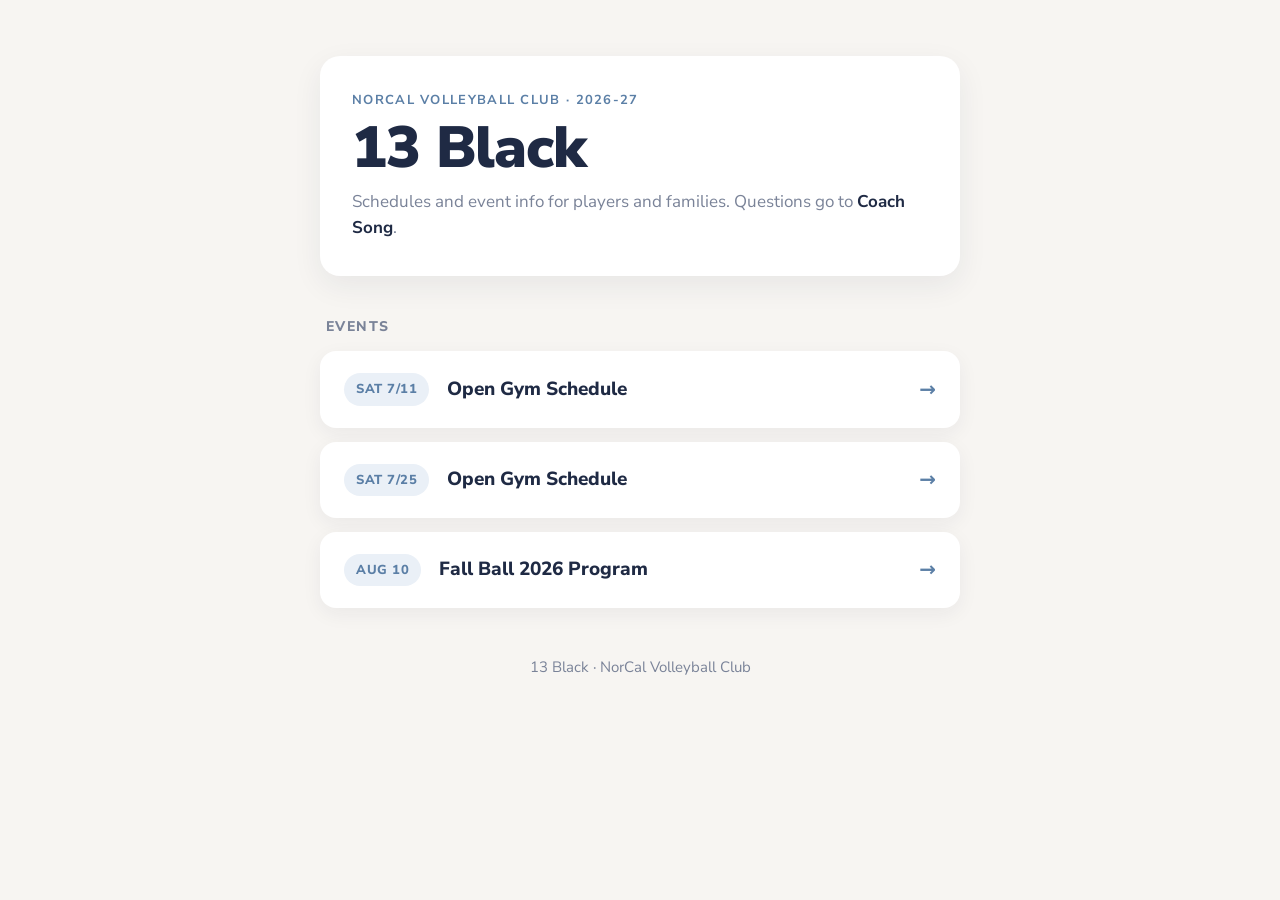
<file: index.html>
<!DOCTYPE html>
<html lang="en">
<head>
<meta charset="UTF-8">
<meta name="viewport" content="width=device-width, initial-scale=1">
<title>13 Black | NorCal Volleyball Club</title>
<link rel="icon" href="data:image/svg+xml,<svg xmlns=%22http://www.w3.org/2000/svg%22 viewBox=%220 0 100 100%22><text y=%22.9em%22 font-size=%2290%22>🏐</text></svg>">
<link rel="preconnect" href="https://fonts.googleapis.com">
<link rel="preconnect" href="https://fonts.gstatic.com" crossorigin>
<link href="https://fonts.googleapis.com/css2?family=Nunito+Sans:opsz,wght@6..12,400;6..12,700;6..12,800;6..12,900&display=swap" rel="stylesheet">
<link rel="stylesheet" href="styles.css">
</head>
<body>
<main class="wrap">
  <div class="hero">
    <p class="eyebrow">NorCal Volleyball Club · 2026-27</p>
    <h1>13 Black</h1>
    <p class="sub">Schedules and event info for players and families. Questions go to <strong>Coach Song</strong>.</p>
  </div>

  <h2>Events</h2>
  <a class="event" href="open-gym-7-11.html">
    <span class="chip">SAT 7/11</span>
    <span class="name">Open Gym Schedule</span>
    <span class="go">&rarr;</span>
  </a>
  <a class="event" href="open-gym-7-25.html">
    <span class="chip">SAT 7/25</span>
    <span class="name">Open Gym Schedule</span>
    <span class="go">&rarr;</span>
  </a>
  <a class="event" href="fall-ball-2026.html">
    <span class="chip">AUG 10</span>
    <span class="name">Fall Ball 2026 Program</span>
    <span class="go">&rarr;</span>
  </a>

  <p class="footer">13 Black &middot; NorCal Volleyball Club</p>
</main>
</body>
</html>
</file>
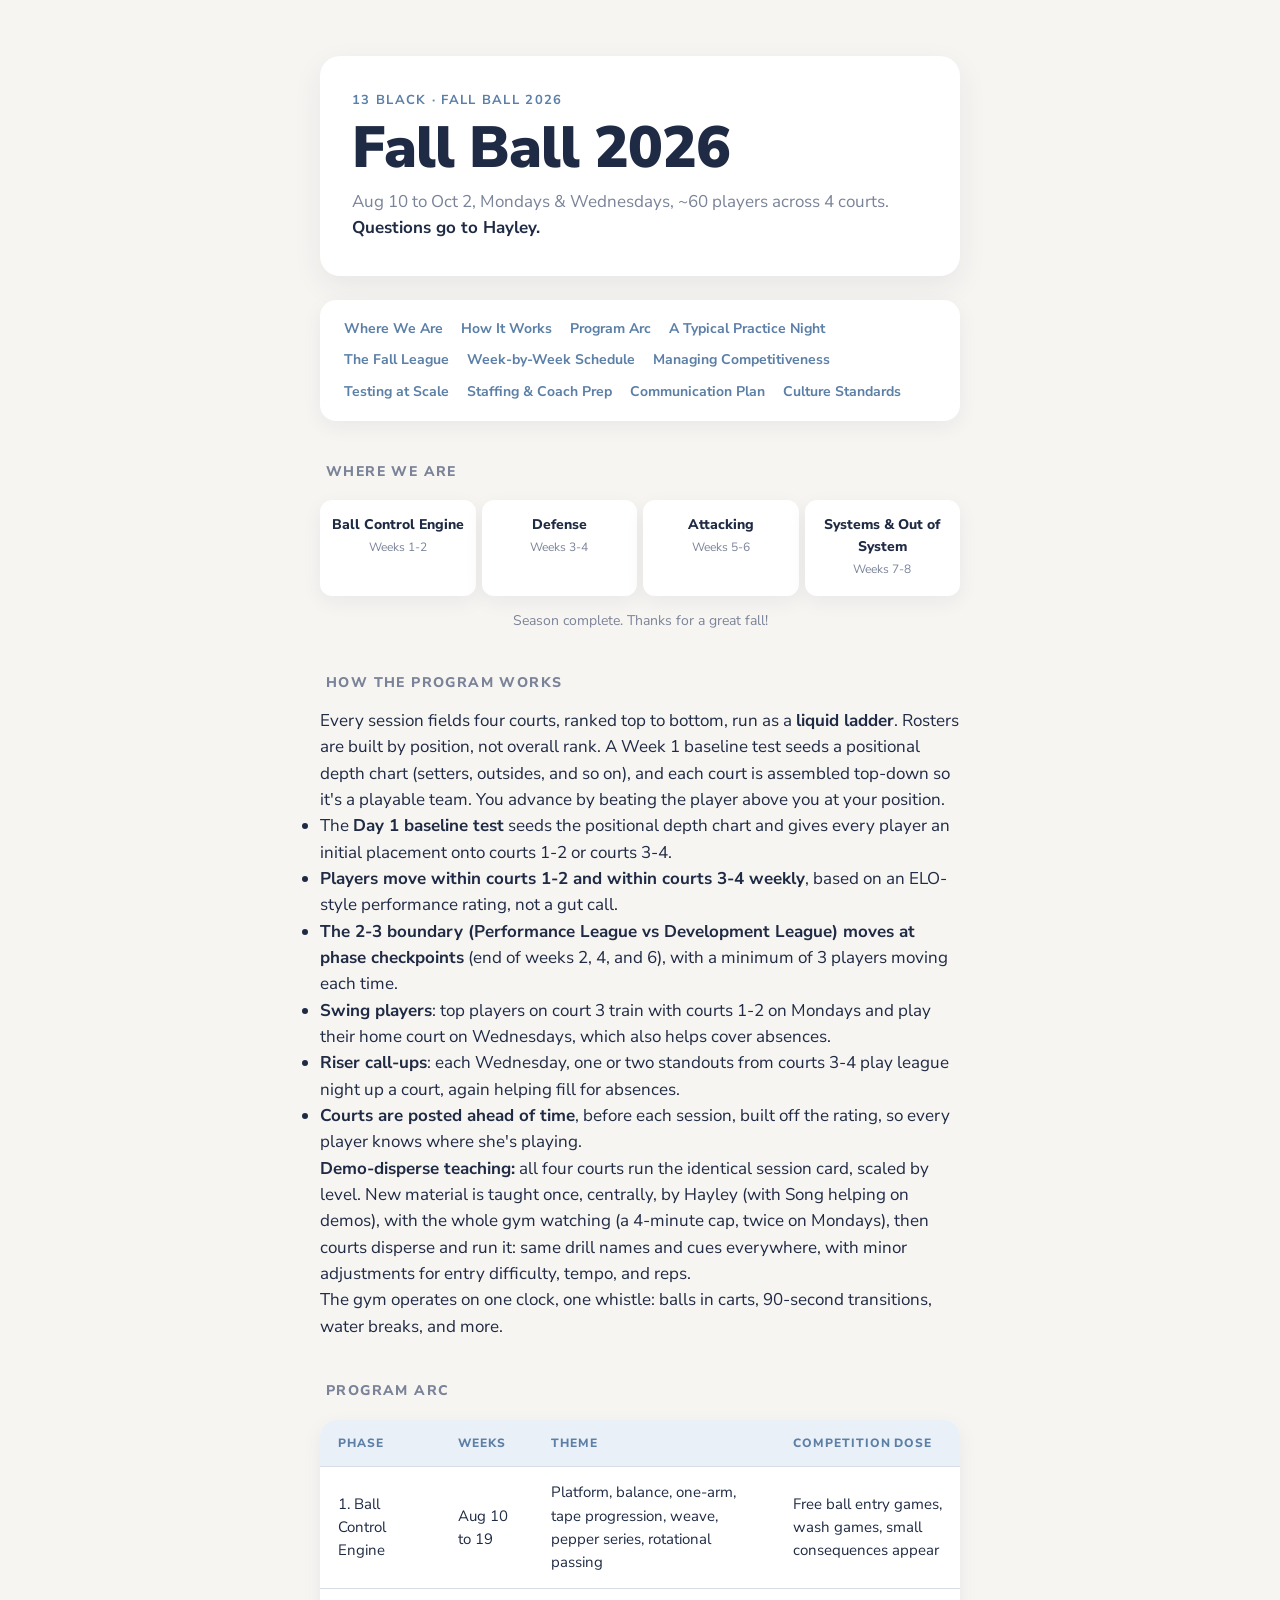
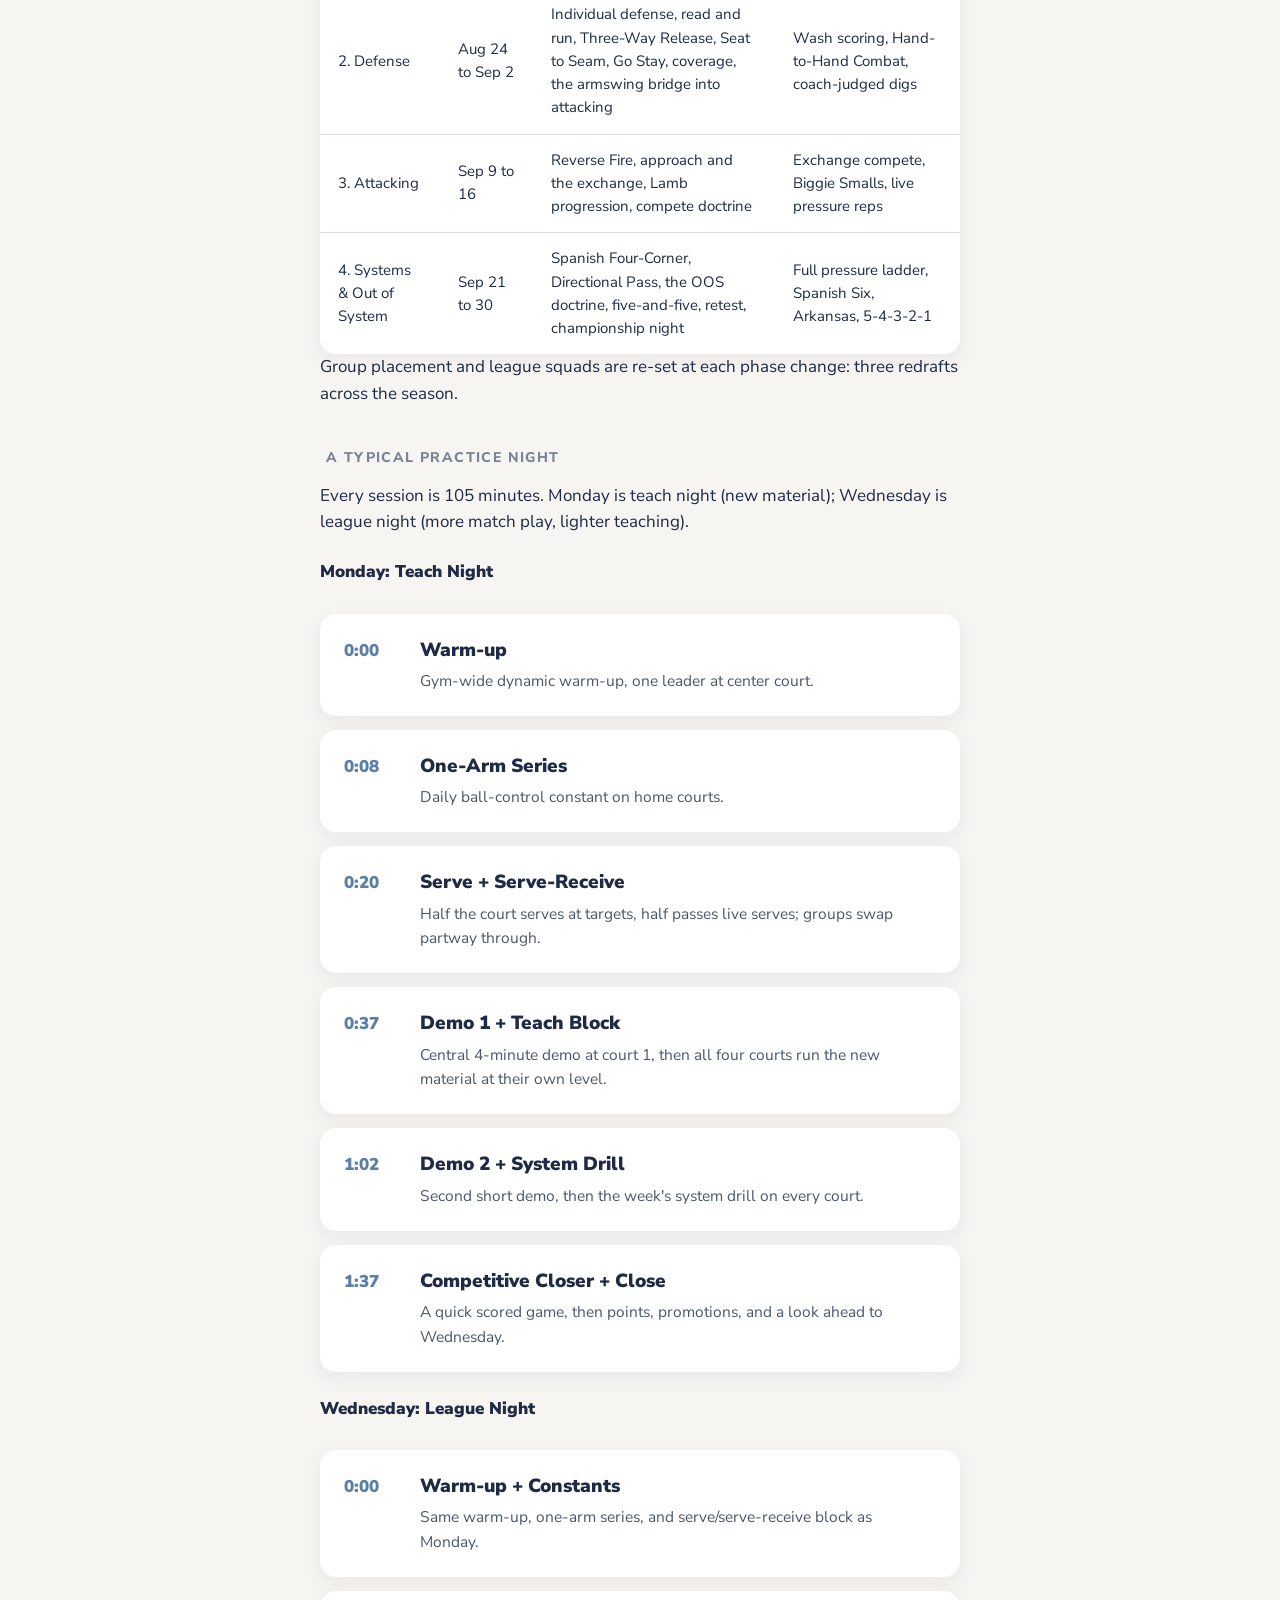
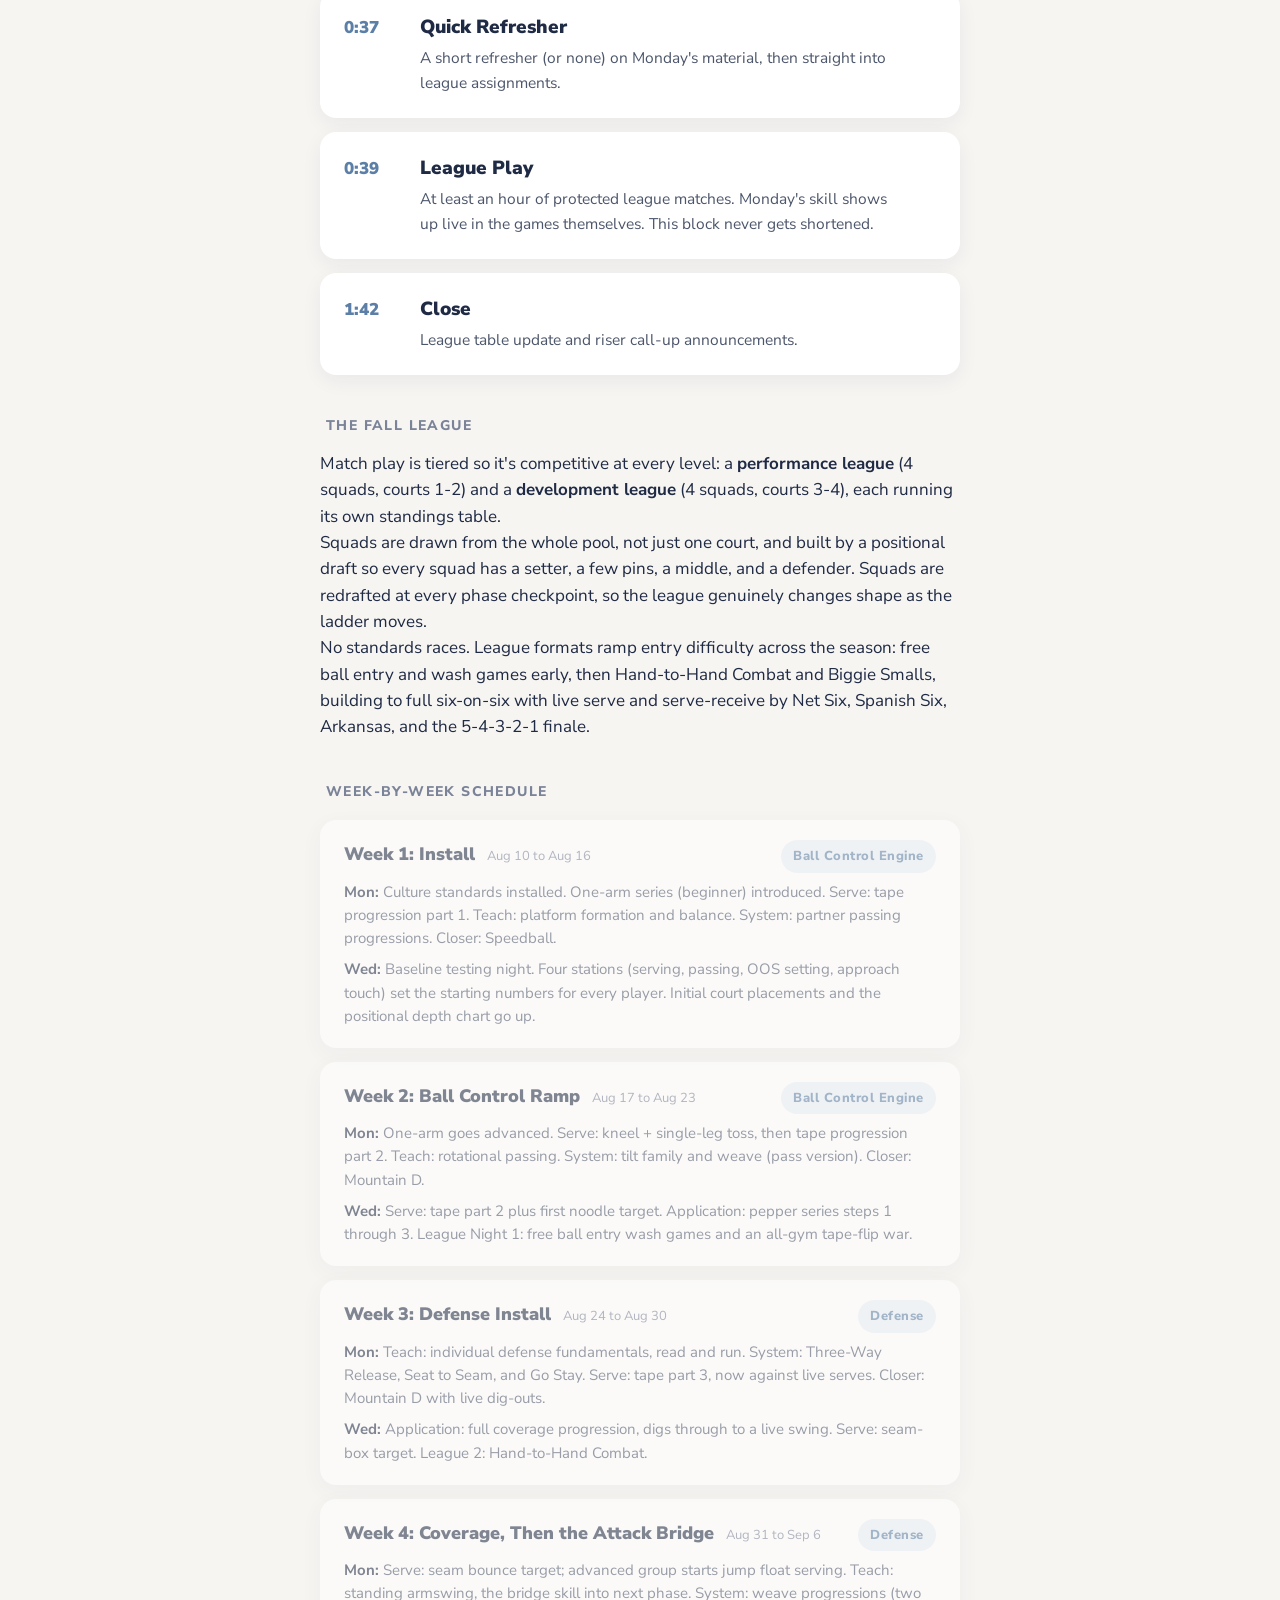
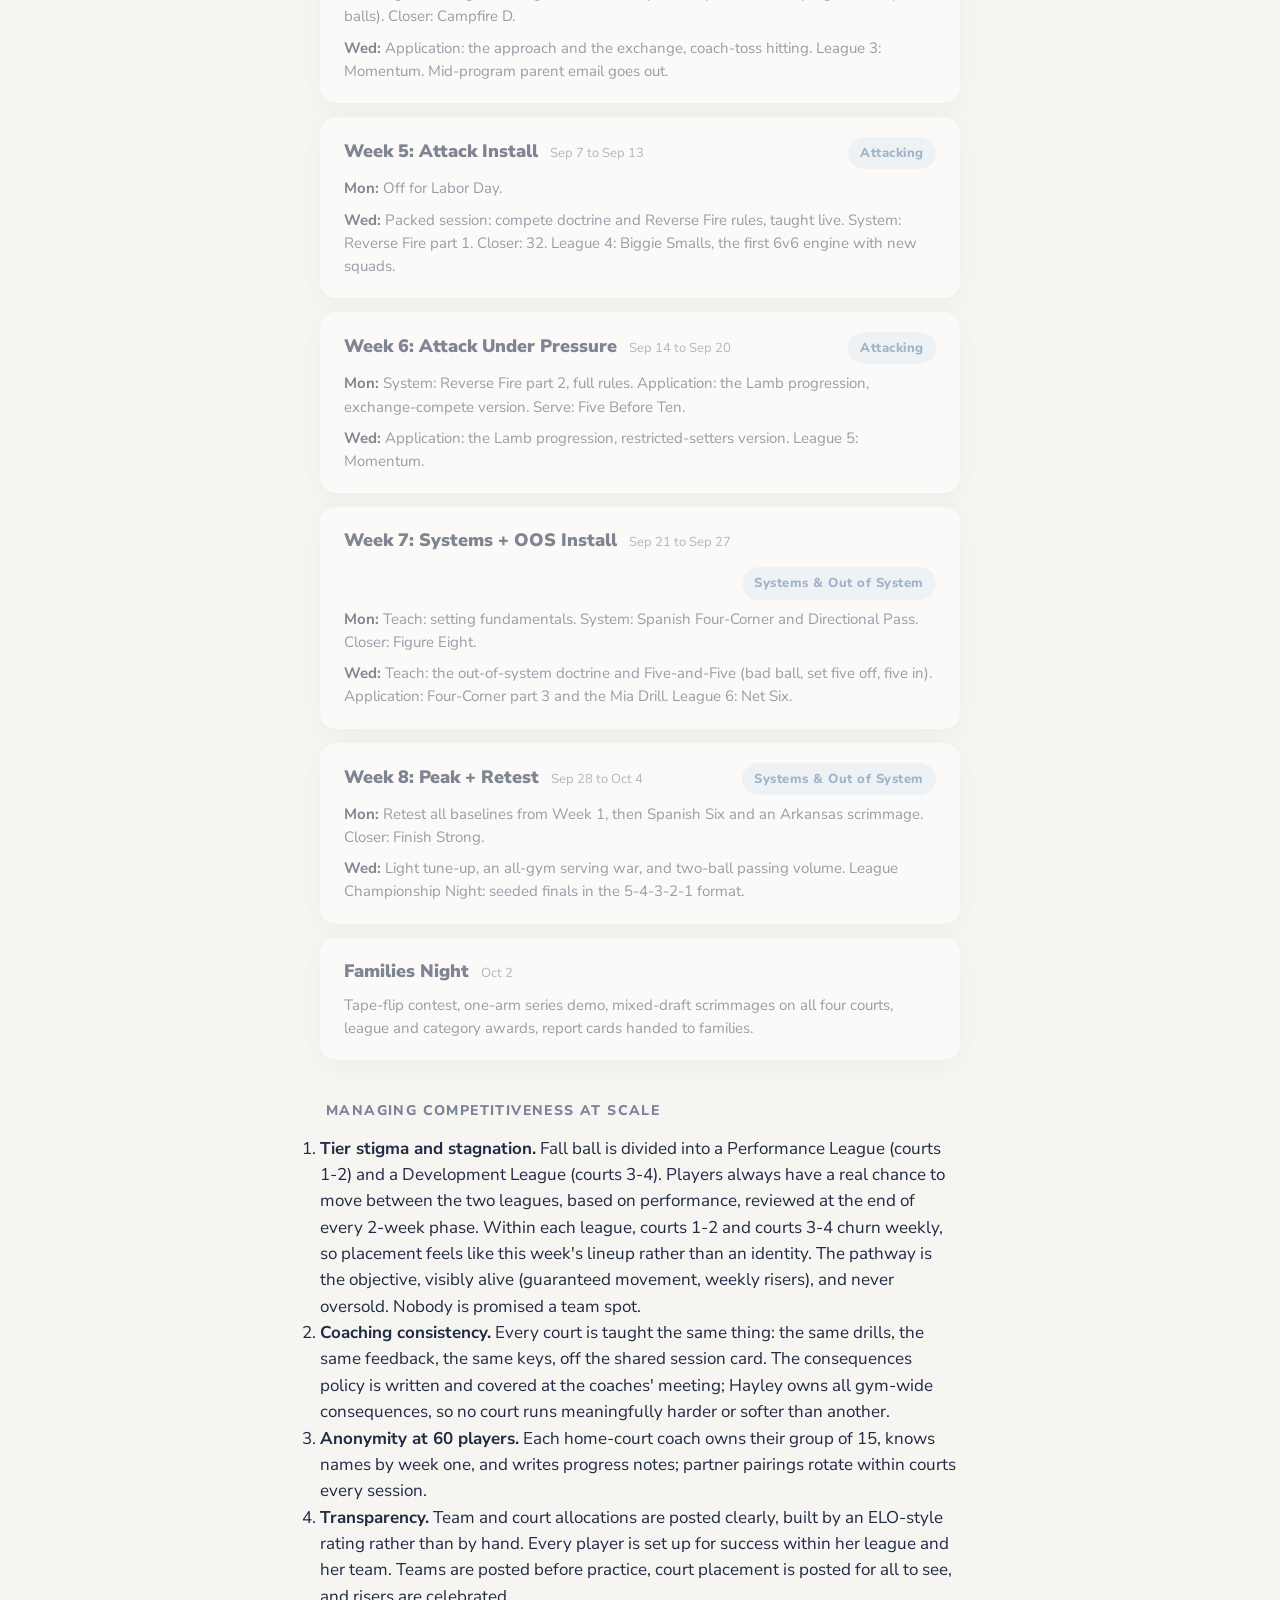
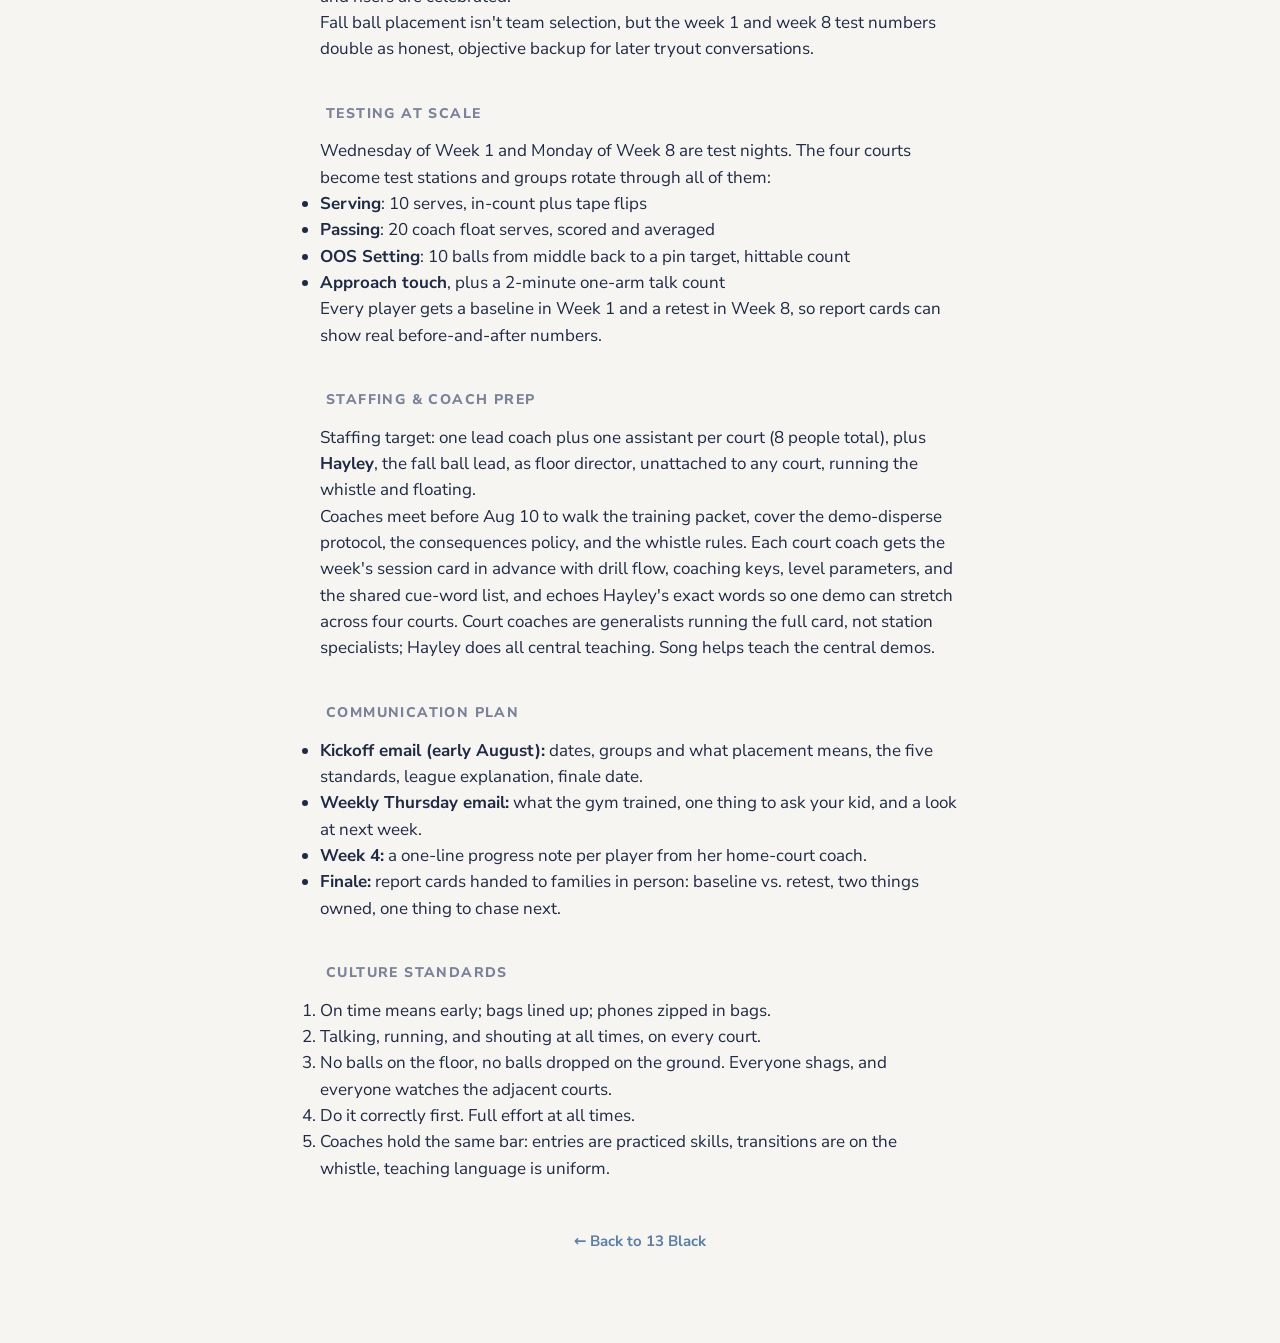
<file: fall-ball-2026.html>
<!DOCTYPE html>
<html lang="en">
<head>
<meta charset="UTF-8">
<meta name="viewport" content="width=device-width, initial-scale=1">
<title>Fall Ball 2026 | 13 Black</title>
<link rel="icon" href="data:image/svg+xml,<svg xmlns=%22http://www.w3.org/2000/svg%22 viewBox=%220 0 100 100%22><text y=%22.9em%22 font-size=%2290%22>🏐</text></svg>">
<link rel="preconnect" href="https://fonts.googleapis.com">
<link rel="preconnect" href="https://fonts.gstatic.com" crossorigin>
<link href="https://fonts.googleapis.com/css2?family=Nunito+Sans:opsz,wght@6..12,400;6..12,700;6..12,800;6..12,900&display=swap" rel="stylesheet">
<link rel="stylesheet" href="styles.css">
</head>
<body>
<main class="wrap">
  <div class="hero">
    <p class="eyebrow"><a href="index.html">13 Black</a> &middot; Fall Ball 2026</p>
    <h1>Fall Ball 2026</h1>
    <p class="sub">Aug 10 to Oct 2, Mondays &amp; Wednesdays, ~60 players across 4 courts. <strong>Questions go to Hayley.</strong></p>
  </div>

  <nav class="toc" id="toc">
    <a href="#phase-timeline-section">Where We Are</a>
    <a href="#how-it-works">How It Works</a>
    <a href="#program-arc">Program Arc</a>
    <a href="#practice-night">A Typical Practice Night</a>
    <a href="#fall-league">The Fall League</a>
    <a href="#week-schedule">Week-by-Week Schedule</a>
    <a href="#competitiveness">Managing Competitiveness</a>
    <a href="#testing">Testing at Scale</a>
    <a href="#staffing">Staffing &amp; Coach Prep</a>
    <a href="#communication">Communication Plan</a>
    <a href="#culture">Culture Standards</a>
  </nav>

  <section id="phase-timeline-section">
    <h2>Where We Are</h2>
    <div class="timeline" id="phase-timeline"></div>
    <p class="timeline-note" id="timeline-note"></p>
  </section>

  <section id="how-it-works">
    <h2>How the Program Works</h2>
    <p>Every session fields four courts, ranked top to bottom, run as a <strong>liquid ladder</strong>. Rosters are built by position, not overall rank. A Week 1 baseline test seeds a positional depth chart (setters, outsides, and so on), and each court is assembled top-down so it's a playable team. You advance by beating the player above you at your position.</p>
    <ul>
      <li>The <strong>Day 1 baseline test</strong> seeds the positional depth chart and gives every player an initial placement onto courts 1-2 or courts 3-4.</li>
      <li><strong>Players move within courts 1-2 and within courts 3-4 weekly</strong>, based on an ELO-style performance rating, not a gut call.</li>
      <li><strong>The 2-3 boundary (Performance League vs Development League) moves at phase checkpoints</strong> (end of weeks 2, 4, and 6), with a minimum of 3 players moving each time.</li>
      <li><strong>Swing players</strong>: top players on court 3 train with courts 1-2 on Mondays and play their home court on Wednesdays, which also helps cover absences.</li>
      <li><strong>Riser call-ups</strong>: each Wednesday, one or two standouts from courts 3-4 play league night up a court, again helping fill for absences.</li>
      <li><strong>Courts are posted ahead of time</strong>, before each session, built off the rating, so every player knows where she's playing.</li>
    </ul>
    <p><strong>Demo-disperse teaching:</strong> all four courts run the identical session card, scaled by level. New material is taught once, centrally, by Hayley (with Song helping on demos), with the whole gym watching (a 4-minute cap, twice on Mondays), then courts disperse and run it: same drill names and cues everywhere, with minor adjustments for entry difficulty, tempo, and reps.</p>
    <p>The gym operates on one clock, one whistle: balls in carts, 90-second transitions, water breaks, and more.</p>
  </section>

  <section id="program-arc">
    <h2>Program Arc</h2>
    <table class="arc">
      <thead>
        <tr><th>Phase</th><th>Weeks</th><th>Theme</th><th>Competition Dose</th></tr>
      </thead>
      <tbody>
        <tr><td>1. Ball Control Engine</td><td>Aug 10 to 19</td><td>Platform, balance, one-arm, tape progression, weave, pepper series, rotational passing</td><td>Free ball entry games, wash games, small consequences appear</td></tr>
        <tr><td>2. Defense</td><td>Aug 24 to Sep 2</td><td>Individual defense, read and run, Three-Way Release, Seat to Seam, Go Stay, coverage, the armswing bridge into attacking</td><td>Wash scoring, Hand-to-Hand Combat, coach-judged digs</td></tr>
        <tr><td>3. Attacking</td><td>Sep 9 to 16</td><td>Reverse Fire, approach and the exchange, Lamb progression, compete doctrine</td><td>Exchange compete, Biggie Smalls, live pressure reps</td></tr>
        <tr><td>4. Systems &amp; Out of System</td><td>Sep 21 to 30</td><td>Spanish Four-Corner, Directional Pass, the OOS doctrine, five-and-five, retest, championship night</td><td>Full pressure ladder, Spanish Six, Arkansas, 5-4-3-2-1</td></tr>
      </tbody>
    </table>
    <p>Group placement and league squads are re-set at each phase change: three redrafts across the season.</p>
  </section>

  <section id="practice-night">
    <h2>A Typical Practice Night</h2>
    <p>Every session is 105 minutes. Monday is teach night (new material); Wednesday is league night (more match play, lighter teaching).</p>
    <h3 class="night-heading">Monday: Teach Night</h3>
    <div class="blocks">
      <div class="block"><div class="time">0:00</div><div><h3>Warm-up</h3><p>Gym-wide dynamic warm-up, one leader at center court.</p></div></div>
      <div class="block"><div class="time">0:08</div><div><h3>One-Arm Series</h3><p>Daily ball-control constant on home courts.</p></div></div>
      <div class="block"><div class="time">0:20</div><div><h3>Serve + Serve-Receive</h3><p>Half the court serves at targets, half passes live serves; groups swap partway through.</p></div></div>
      <div class="block"><div class="time">0:37</div><div><h3>Demo 1 + Teach Block</h3><p>Central 4-minute demo at court 1, then all four courts run the new material at their own level.</p></div></div>
      <div class="block"><div class="time">1:02</div><div><h3>Demo 2 + System Drill</h3><p>Second short demo, then the week's system drill on every court.</p></div></div>
      <div class="block"><div class="time">1:37</div><div><h3>Competitive Closer + Close</h3><p>A quick scored game, then points, promotions, and a look ahead to Wednesday.</p></div></div>
    </div>
    <h3 class="night-heading">Wednesday: League Night</h3>
    <div class="blocks">
      <div class="block"><div class="time">0:00</div><div><h3>Warm-up + Constants</h3><p>Same warm-up, one-arm series, and serve/serve-receive block as Monday.</p></div></div>
      <div class="block"><div class="time">0:37</div><div><h3>Quick Refresher</h3><p>A short refresher (or none) on Monday's material, then straight into league assignments.</p></div></div>
      <div class="block"><div class="time">0:39</div><div><h3>League Play</h3><p>At least an hour of protected league matches. Monday's skill shows up live in the games themselves. This block never gets shortened.</p></div></div>
      <div class="block"><div class="time">1:42</div><div><h3>Close</h3><p>League table update and riser call-up announcements.</p></div></div>
    </div>
  </section>

  <section id="fall-league">
    <h2>The Fall League</h2>
    <p>Match play is tiered so it's competitive at every level: a <strong>performance league</strong> (4 squads, courts 1-2) and a <strong>development league</strong> (4 squads, courts 3-4), each running its own standings table.</p>
    <p>Squads are drawn from the whole pool, not just one court, and built by a positional draft so every squad has a setter, a few pins, a middle, and a defender. Squads are redrafted at every phase checkpoint, so the league genuinely changes shape as the ladder moves.</p>
    <p>No standards races. League formats ramp entry difficulty across the season: free ball entry and wash games early, then Hand-to-Hand Combat and Biggie Smalls, building to full six-on-six with live serve and serve-receive by Net Six, Spanish Six, Arkansas, and the 5-4-3-2-1 finale.</p>
  </section>

  <section id="week-schedule">
    <h2>Week-by-Week Schedule</h2>
    <div class="week-list" id="week-list"></div>
  </section>

  <section id="competitiveness">
    <h2>Managing Competitiveness at Scale</h2>
    <ol>
      <li><strong>Tier stigma and stagnation.</strong> Fall ball is divided into a Performance League (courts 1-2) and a Development League (courts 3-4). Players always have a real chance to move between the two leagues, based on performance, reviewed at the end of every 2-week phase. Within each league, courts 1-2 and courts 3-4 churn weekly, so placement feels like this week's lineup rather than an identity. The pathway is the objective, visibly alive (guaranteed movement, weekly risers), and never oversold. Nobody is promised a team spot.</li>
      <li><strong>Coaching consistency.</strong> Every court is taught the same thing: the same drills, the same feedback, the same keys, off the shared session card. The consequences policy is written and covered at the coaches' meeting; Hayley owns all gym-wide consequences, so no court runs meaningfully harder or softer than another.</li>
      <li><strong>Anonymity at 60 players.</strong> Each home-court coach owns their group of 15, knows names by week one, and writes progress notes; partner pairings rotate within courts every session.</li>
      <li><strong>Transparency.</strong> Team and court allocations are posted clearly, built by an ELO-style rating rather than by hand. Every player is set up for success within her league and her team. Teams are posted before practice, court placement is posted for all to see, and risers are celebrated.</li>
    </ol>
    <p>Fall ball placement isn't team selection, but the week 1 and week 8 test numbers double as honest, objective backup for later tryout conversations.</p>
  </section>

  <section id="testing">
    <h2>Testing at Scale</h2>
    <p>Wednesday of Week 1 and Monday of Week 8 are test nights. The four courts become test stations and groups rotate through all of them:</p>
    <ul>
      <li><strong>Serving</strong>: 10 serves, in-count plus tape flips</li>
      <li><strong>Passing</strong>: 20 coach float serves, scored and averaged</li>
      <li><strong>OOS Setting</strong>: 10 balls from middle back to a pin target, hittable count</li>
      <li><strong>Approach touch</strong>, plus a 2-minute one-arm talk count</li>
    </ul>
    <p>Every player gets a baseline in Week 1 and a retest in Week 8, so report cards can show real before-and-after numbers.</p>
  </section>

  <section id="staffing">
    <h2>Staffing &amp; Coach Prep</h2>
    <p>Staffing target: one lead coach plus one assistant per court (8 people total), plus <strong>Hayley</strong>, the fall ball lead, as floor director, unattached to any court, running the whistle and floating.</p>
    <p>Coaches meet before Aug 10 to walk the training packet, cover the demo-disperse protocol, the consequences policy, and the whistle rules. Each court coach gets the week's session card in advance with drill flow, coaching keys, level parameters, and the shared cue-word list, and echoes Hayley's exact words so one demo can stretch across four courts. Court coaches are generalists running the full card, not station specialists; Hayley does all central teaching. Song helps teach the central demos.</p>
  </section>

  <section id="communication">
    <h2>Communication Plan</h2>
    <ul>
      <li><strong>Kickoff email (early August):</strong> dates, groups and what placement means, the five standards, league explanation, finale date.</li>
      <li><strong>Weekly Thursday email:</strong> what the gym trained, one thing to ask your kid, and a look at next week.</li>
      <li><strong>Week 4:</strong> a one-line progress note per player from her home-court coach.</li>
      <li><strong>Finale:</strong> report cards handed to families in person: baseline vs. retest, two things owned, one thing to chase next.</li>
    </ul>
  </section>

  <section id="culture">
    <h2>Culture Standards</h2>
    <ol>
      <li>On time means early; bags lined up; phones zipped in bags.</li>
      <li>Talking, running, and shouting at all times, on every court.</li>
      <li>No balls on the floor, no balls dropped on the ground. Everyone shags, and everyone watches the adjacent courts.</li>
      <li>Do it correctly first. Full effort at all times.</li>
      <li>Coaches hold the same bar: entries are practiced skills, transitions are on the whistle, teaching language is uniform.</li>
    </ol>
  </section>

  <p class="footer"><a href="index.html">&larr; Back to 13 Black</a></p>
</main>
  <script src="fall-ball-data.js"></script>
  <script src="fall-ball-render.js"></script>
</body>
</html>
</file>
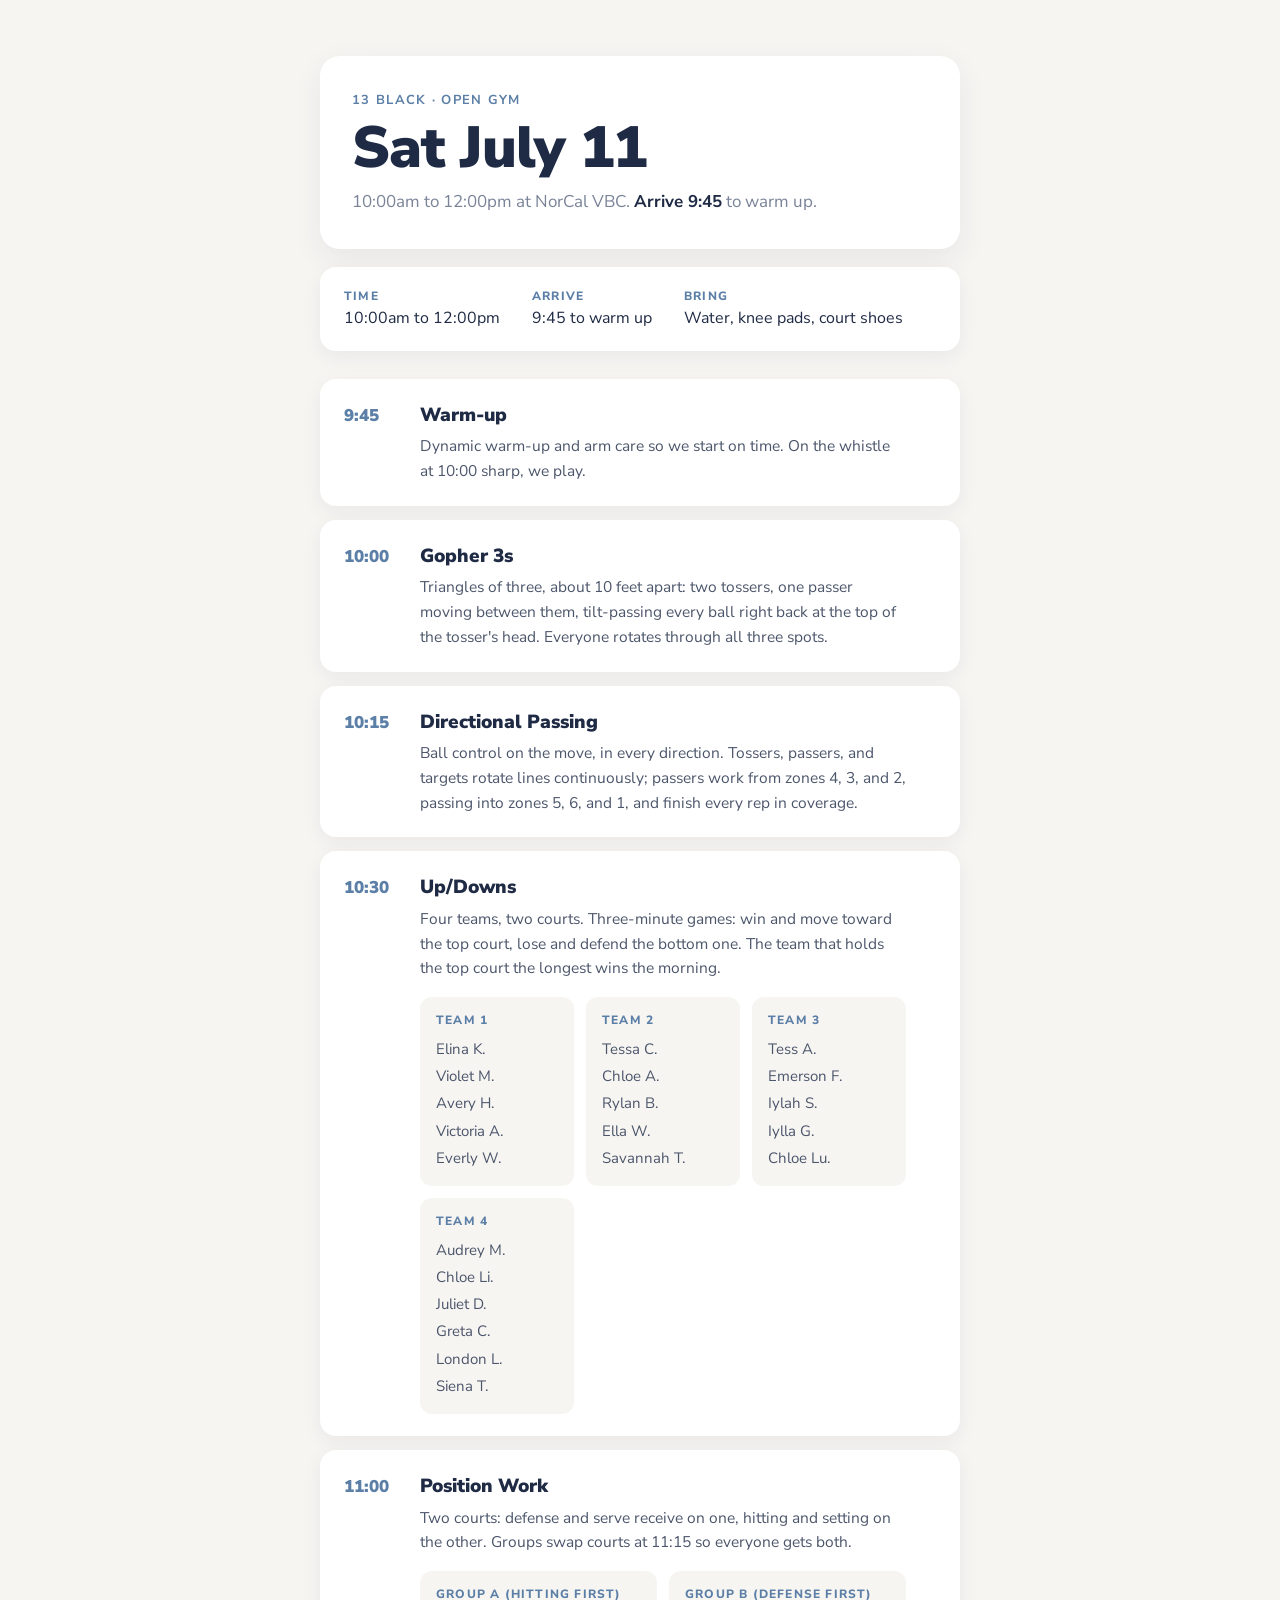
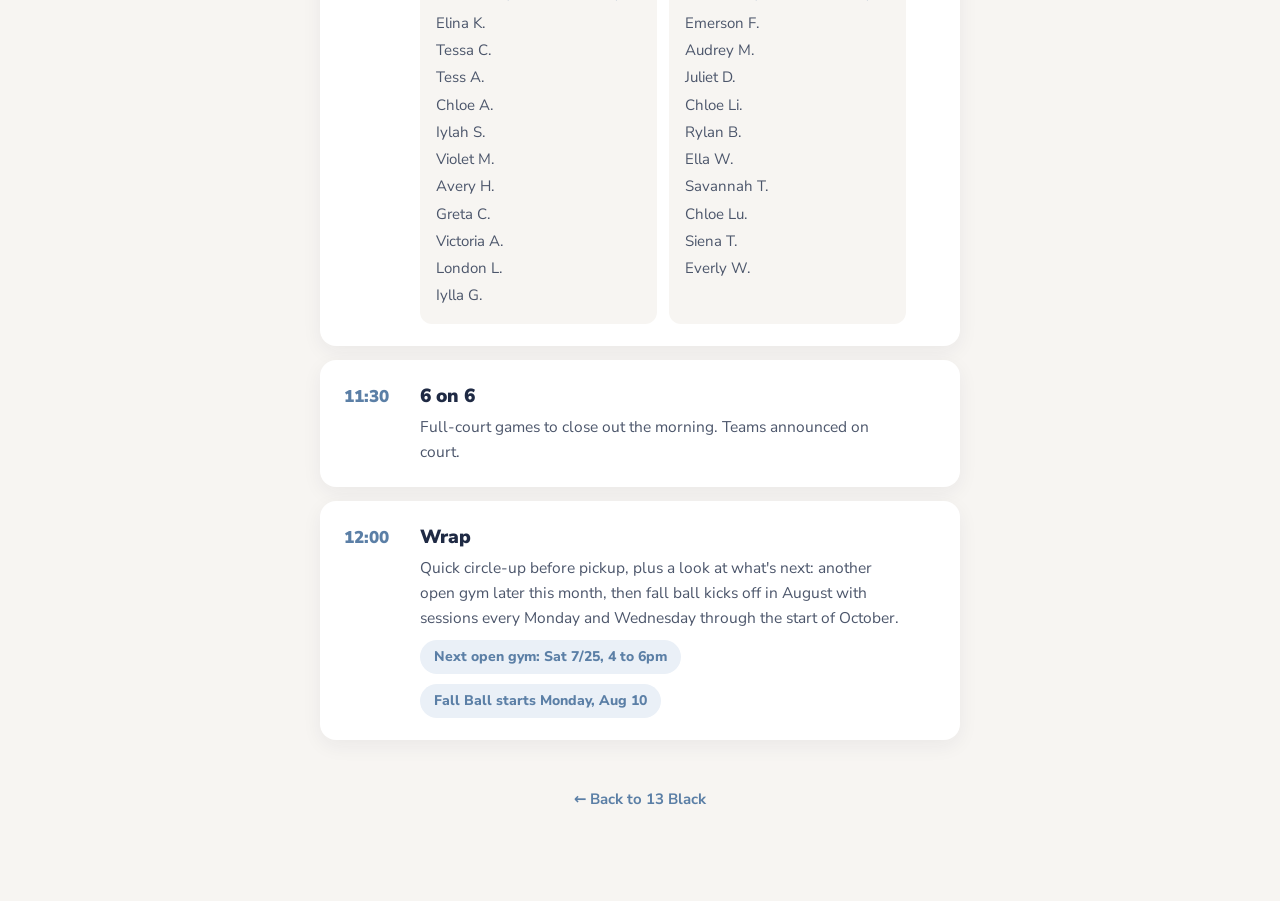
<file: open-gym-7-11.html>
<!DOCTYPE html>
<html lang="en">
<head>
<meta charset="UTF-8">
<meta name="viewport" content="width=device-width, initial-scale=1">
<title>Open Gym 7/11 | 13 Black</title>
<link rel="icon" href="data:image/svg+xml,<svg xmlns=%22http://www.w3.org/2000/svg%22 viewBox=%220 0 100 100%22><text y=%22.9em%22 font-size=%2290%22>🏐</text></svg>">
<link rel="preconnect" href="https://fonts.googleapis.com">
<link rel="preconnect" href="https://fonts.gstatic.com" crossorigin>
<link href="https://fonts.googleapis.com/css2?family=Nunito+Sans:opsz,wght@6..12,400;6..12,700;6..12,800;6..12,900&display=swap" rel="stylesheet">
<link rel="stylesheet" href="styles.css">
</head>
<body>
<main class="wrap">
  <div class="hero">
    <p class="eyebrow"><a href="index.html">13 Black</a> · Open Gym</p>
    <h1>Sat July 11</h1>
    <p class="sub">10:00am to 12:00pm at NorCal VBC. <strong>Arrive 9:45</strong> to warm up.</p>
  </div>

  <div class="meta">
    <div><strong>Time</strong>10:00am to 12:00pm</div>
    <div><strong>Arrive</strong>9:45 to warm up</div>
    <div><strong>Bring</strong>Water, knee pads, court shoes</div>
  </div>

  <section class="blocks">
    <div class="block">
      <div class="time">9:45</div>
      <div>
        <h3>Warm-up</h3>
        <p>Dynamic warm-up and arm care so we start on time. On the whistle at 10:00 sharp, we play.</p>
      </div>
    </div>

    <div class="block">
      <div class="time">10:00</div>
      <div>
        <h3>Gopher 3s</h3>
        <p>Triangles of three, about 10 feet apart: two tossers, one passer moving between them, tilt-passing every ball right back at the top of the tosser's head. Everyone rotates through all three spots.</p>
      </div>
    </div>

    <div class="block">
      <div class="time">10:15</div>
      <div>
        <h3>Directional Passing</h3>
        <p>Ball control on the move, in every direction. Tossers, passers, and targets rotate lines continuously; passers work from zones 4, 3, and 2, passing into zones 5, 6, and 1, and finish every rep in coverage.</p>
      </div>
    </div>

    <div class="block">
      <div class="time">10:30</div>
      <div>
        <h3>Up/Downs</h3>
        <p>Four teams, two courts. Three-minute games: win and move toward the top court, lose and defend the bottom one. The team that holds the top court the longest wins the morning.</p>
        <div class="teams">
          <div class="team"><h4>Team 1</h4><ul><li>Elina K.</li><li>Violet M.</li><li>Avery H.</li><li>Victoria A.</li><li>Everly W.</li></ul></div>
          <div class="team"><h4>Team 2</h4><ul><li>Tessa C.</li><li>Chloe A.</li><li>Rylan B.</li><li>Ella W.</li><li>Savannah T.</li></ul></div>
          <div class="team"><h4>Team 3</h4><ul><li>Tess A.</li><li>Emerson F.</li><li>Iylah S.</li><li>Iylla G.</li><li>Chloe Lu.</li></ul></div>
          <div class="team"><h4>Team 4</h4><ul><li>Audrey M.</li><li>Chloe Li.</li><li>Juliet D.</li><li>Greta C.</li><li>London L.</li><li>Siena T.</li></ul></div>
        </div>
      </div>
    </div>

    <div class="block">
      <div class="time">11:00</div>
      <div>
        <h3>Position Work</h3>
        <p>Two courts: defense and serve receive on one, hitting and setting on the other. Groups swap courts at 11:15 so everyone gets both.</p>
        <div class="teams">
          <div class="team"><h4>Group A (hitting first)</h4><ul><li>Elina K.</li><li>Tessa C.</li><li>Tess A.</li><li>Chloe A.</li><li>Iylah S.</li><li>Violet M.</li><li>Avery H.</li><li>Greta C.</li><li>Victoria A.</li><li>London L.</li><li>Iylla G.</li></ul></div>
          <div class="team"><h4>Group B (defense first)</h4><ul><li>Emerson F.</li><li>Audrey M.</li><li>Juliet D.</li><li>Chloe Li.</li><li>Rylan B.</li><li>Ella W.</li><li>Savannah T.</li><li>Chloe Lu.</li><li>Siena T.</li><li>Everly W.</li></ul></div>
        </div>
      </div>
    </div>

    <div class="block">
      <div class="time">11:30</div>
      <div>
        <h3>6 on 6</h3>
        <p>Full-court games to close out the morning. Teams announced on court.</p>
      </div>
    </div>

    <div class="block">
      <div class="time">12:00</div>
      <div>
        <h3>Wrap</h3>
        <p>Quick circle-up before pickup, plus a look at what's next: another open gym later this month, then fall ball kicks off in August with sessions every Monday and Wednesday through the start of October.</p>
        <span class="pill">Next open gym: Sat 7/25, 4 to 6pm</span>
        <span class="pill">Fall Ball starts Monday, Aug 10</span>
      </div>
    </div>
  </section>

  <p class="footer"><a href="index.html">&larr; Back to 13 Black</a></p>
</main>
</body>
</html>
</file>
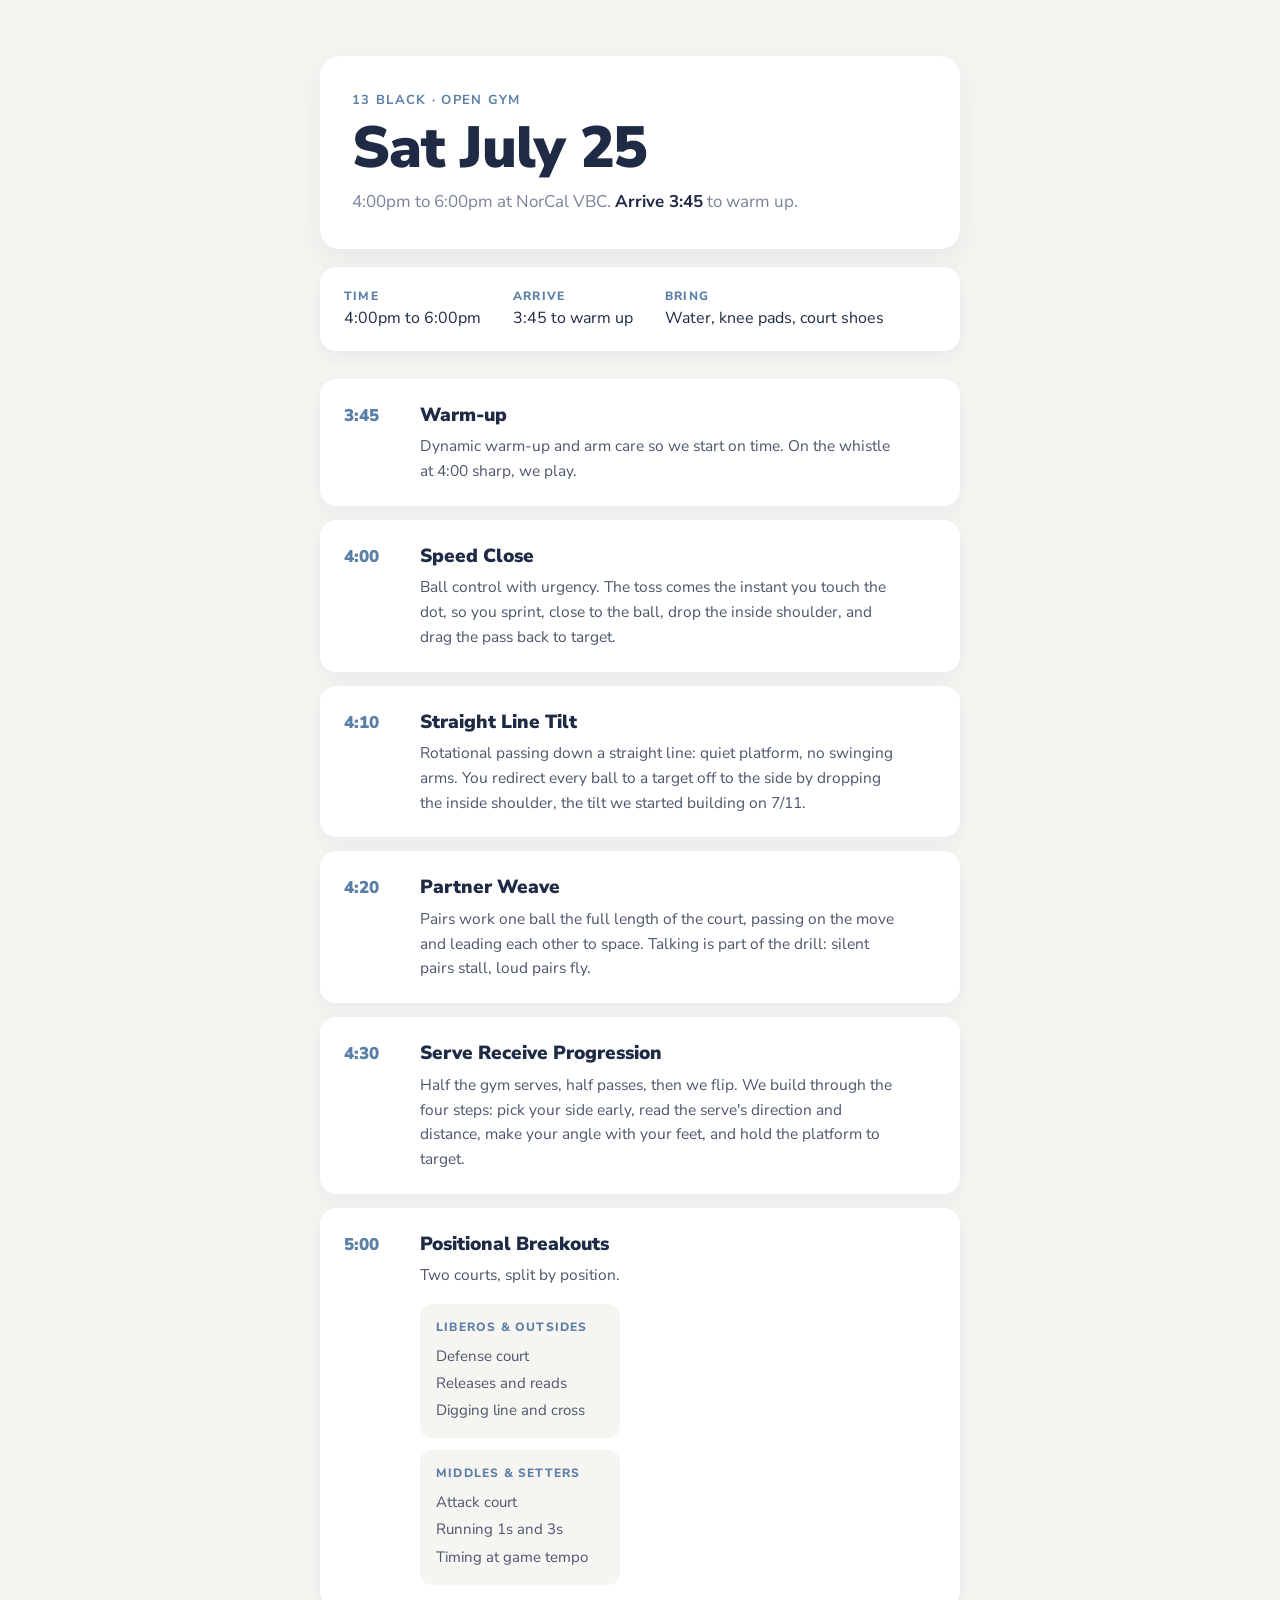
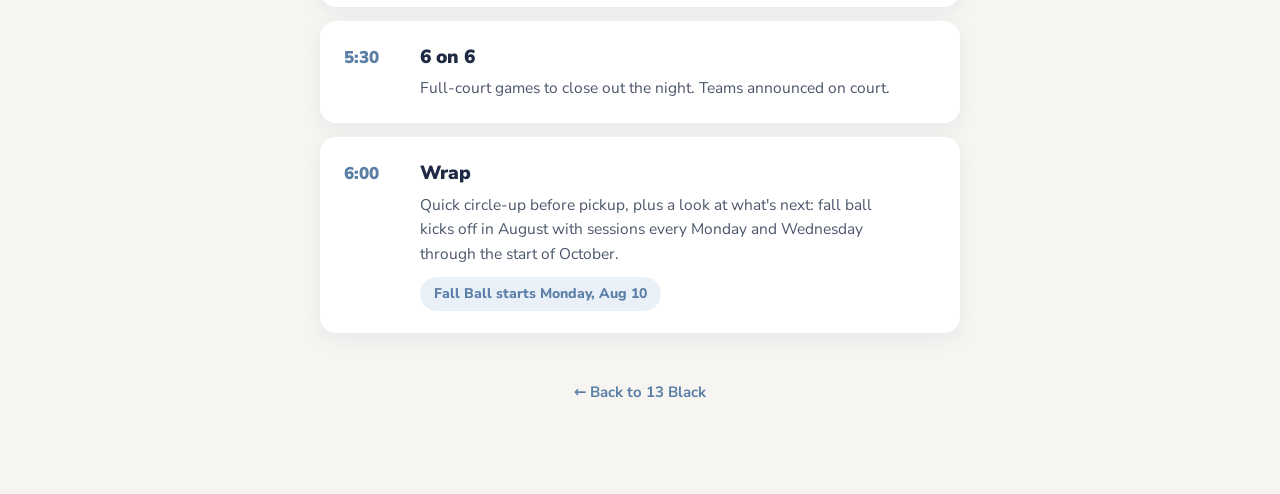
<file: open-gym-7-25.html>
<!DOCTYPE html>
<html lang="en">
<head>
<meta charset="UTF-8">
<meta name="viewport" content="width=device-width, initial-scale=1">
<title>Open Gym 7/25 | 13 Black</title>
<link rel="icon" href="data:image/svg+xml,<svg xmlns=%22http://www.w3.org/2000/svg%22 viewBox=%220 0 100 100%22><text y=%22.9em%22 font-size=%2290%22>🏐</text></svg>">
<link rel="preconnect" href="https://fonts.googleapis.com">
<link rel="preconnect" href="https://fonts.gstatic.com" crossorigin>
<link href="https://fonts.googleapis.com/css2?family=Nunito+Sans:opsz,wght@6..12,400;6..12,700;6..12,800;6..12,900&display=swap" rel="stylesheet">
<link rel="stylesheet" href="styles.css">
</head>
<body>
<main class="wrap">
  <div class="hero">
    <p class="eyebrow"><a href="index.html">13 Black</a> · Open Gym</p>
    <h1>Sat July 25</h1>
    <p class="sub">4:00pm to 6:00pm at NorCal VBC. <strong>Arrive 3:45</strong> to warm up.</p>
  </div>

  <div class="meta">
    <div><strong>Time</strong>4:00pm to 6:00pm</div>
    <div><strong>Arrive</strong>3:45 to warm up</div>
    <div><strong>Bring</strong>Water, knee pads, court shoes</div>
  </div>

  <section class="blocks">
    <div class="block">
      <div class="time">3:45</div>
      <div>
        <h3>Warm-up</h3>
        <p>Dynamic warm-up and arm care so we start on time. On the whistle at 4:00 sharp, we play.</p>
      </div>
    </div>

    <div class="block">
      <div class="time">4:00</div>
      <div>
        <h3>Speed Close</h3>
        <p>Ball control with urgency. The toss comes the instant you touch the dot, so you sprint, close to the ball, drop the inside shoulder, and drag the pass back to target.</p>
      </div>
    </div>

    <div class="block">
      <div class="time">4:10</div>
      <div>
        <h3>Straight Line Tilt</h3>
        <p>Rotational passing down a straight line: quiet platform, no swinging arms. You redirect every ball to a target off to the side by dropping the inside shoulder, the tilt we started building on 7/11.</p>
      </div>
    </div>

    <div class="block">
      <div class="time">4:20</div>
      <div>
        <h3>Partner Weave</h3>
        <p>Pairs work one ball the full length of the court, passing on the move and leading each other to space. Talking is part of the drill: silent pairs stall, loud pairs fly.</p>
      </div>
    </div>

    <div class="block">
      <div class="time">4:30</div>
      <div>
        <h3>Serve Receive Progression</h3>
        <p>Half the gym serves, half passes, then we flip. We build through the four steps: pick your side early, read the serve's direction and distance, make your angle with your feet, and hold the platform to target.</p>
      </div>
    </div>

    <div class="block">
      <div class="time">5:00</div>
      <div>
        <h3>Positional Breakouts</h3>
        <p>Two courts, split by position.</p>
        <div class="teams">
          <div class="team"><h4>Liberos &amp; Outsides</h4><ul><li>Defense court</li><li>Releases and reads</li><li>Digging line and cross</li></ul></div>
          <div class="team"><h4>Middles &amp; Setters</h4><ul><li>Attack court</li><li>Running 1s and 3s</li><li>Timing at game tempo</li></ul></div>
        </div>
      </div>
    </div>

    <div class="block">
      <div class="time">5:30</div>
      <div>
        <h3>6 on 6</h3>
        <p>Full-court games to close out the night. Teams announced on court.</p>
      </div>
    </div>

    <div class="block">
      <div class="time">6:00</div>
      <div>
        <h3>Wrap</h3>
        <p>Quick circle-up before pickup, plus a look at what's next: fall ball kicks off in August with sessions every Monday and Wednesday through the start of October.</p>
        <span class="pill">Fall Ball starts Monday, Aug 10</span>
      </div>
    </div>
  </section>

  <p class="footer"><a href="index.html">&larr; Back to 13 Black</a></p>
</main>
</body>
</html>
</file>
<file: styles.css>
:root {
  --paper: #F7F5F2;
  --navy: #1F2A44;
  --dusty: #5B7FA6;
  --card: #FFFFFF;
  --muted: #7A8398;
  --chip: #EAF0F7;
  --dash: #D8DCE4;
  --body-ink: #4C566B;
}

* { box-sizing: border-box; margin: 0; padding: 0; }

html { -webkit-text-size-adjust: 100%; }

body {
  background: var(--paper);
  color: var(--navy);
  font-family: "Nunito Sans", system-ui, sans-serif;
  font-size: 17px;
  line-height: 1.55;
}

.wrap {
  max-width: 680px;
  margin: 0 auto;
  padding: 56px 20px 90px;
}

/* Hero card */
.hero {
  background: var(--card);
  border-radius: 20px;
  padding: 34px 32px;
  box-shadow: 0 10px 30px rgba(31, 42, 68, 0.07);
}

.eyebrow {
  font-size: 13px;
  font-weight: 700;
  letter-spacing: 0.1em;
  text-transform: uppercase;
  color: var(--dusty);
}
.eyebrow a { color: inherit; text-decoration: none; }

h1 {
  font-size: clamp(40px, 8vw, 58px);
  font-weight: 900;
  letter-spacing: -0.02em;
  line-height: 1.05;
  margin-top: 8px;
}

.sub { margin-top: 10px; font-size: 17px; color: var(--muted); }
.sub strong { color: var(--navy); }

/* Section labels */
h2 {
  margin: 40px 6px 14px;
  font-size: 14px;
  font-weight: 800;
  letter-spacing: 0.1em;
  text-transform: uppercase;
  color: var(--muted);
}

/* Event cards (index) */
a.event {
  display: flex;
  align-items: center;
  gap: 18px;
  background: var(--card);
  border-radius: 16px;
  padding: 22px 24px;
  box-shadow: 0 6px 20px rgba(31, 42, 68, 0.06);
  text-decoration: none;
  color: var(--navy);
  margin-bottom: 14px;
  transition: transform 120ms ease, box-shadow 120ms ease;
}
a.event:hover { transform: translateY(-2px); box-shadow: 0 10px 26px rgba(31, 42, 68, 0.1); }
a.event:focus-visible { outline: 3px solid var(--dusty); outline-offset: 3px; }
.event .name { font-size: 19px; font-weight: 800; }
.event .go { margin-left: auto; color: var(--dusty); font-size: 20px; font-weight: 800; }

.chip {
  background: var(--chip);
  color: var(--dusty);
  font-weight: 800;
  font-size: 13px;
  letter-spacing: 0.04em;
  padding: 6px 12px;
  border-radius: 999px;
  white-space: nowrap;
}

.event-soon {
  display: flex;
  align-items: center;
  gap: 18px;
  border: 1.5px dashed var(--dash);
  border-radius: 16px;
  padding: 22px 24px;
  color: var(--muted);
  margin-bottom: 14px;
}
.event-soon .chip { background: transparent; border: 1.5px solid var(--dash); color: var(--muted); }

/* Meta card (schedule page) */
.meta {
  margin-top: 18px;
  background: var(--card);
  border-radius: 16px;
  padding: 20px 24px;
  box-shadow: 0 6px 20px rgba(31, 42, 68, 0.06);
  display: flex;
  flex-wrap: wrap;
  gap: 14px 32px;
  font-size: 16px;
}
.meta div strong {
  display: block;
  font-size: 12px;
  font-weight: 800;
  letter-spacing: 0.1em;
  text-transform: uppercase;
  color: var(--dusty);
}

/* Schedule blocks */
.blocks { margin-top: 28px; }

.block {
  display: flex;
  gap: 20px;
  background: var(--card);
  border-radius: 16px;
  padding: 22px 24px;
  box-shadow: 0 6px 20px rgba(31, 42, 68, 0.06);
  margin-bottom: 14px;
}
.block .time {
  font-weight: 900;
  color: var(--dusty);
  min-width: 56px;
  padding-top: 2px;
}
.block h3 { font-size: 19px; font-weight: 900; margin-bottom: 4px; }
.block p { font-size: 15.5px; line-height: 1.6; color: var(--body-ink); max-width: 54ch; }

/* Team lists inside blocks */
.teams {
  margin-top: 16px;
  display: grid;
  grid-template-columns: repeat(auto-fit, minmax(122px, 1fr));
  gap: 12px;
}
.team {
  background: var(--paper);
  border-radius: 12px;
  padding: 14px 16px;
  font-size: 15px;
}
.team h4 {
  font-size: 12px;
  font-weight: 800;
  letter-spacing: 0.1em;
  text-transform: uppercase;
  color: var(--dusty);
  margin-bottom: 6px;
}
.team ul { list-style: none; }
.team li { padding: 2px 0; color: var(--body-ink); }

.pill {
  display: inline-block;
  background: var(--chip);
  color: var(--dusty);
  font-weight: 800;
  font-size: 14px;
  padding: 6px 14px;
  border-radius: 999px;
  margin-top: 10px;
  margin-right: 8px;
}

.footer {
  margin-top: 48px;
  color: var(--muted);
  font-size: 15px;
  text-align: center;
}
.footer a { color: var(--dusty); font-weight: 700; text-decoration: none; }
.footer a:focus-visible { outline: 3px solid var(--dusty); outline-offset: 3px; }

@media (max-width: 480px) {
  .block { flex-direction: column; gap: 6px; }
  .hero { padding: 28px 24px; }
}

@media (prefers-reduced-motion: reduce) {
  a.event { transition: none; }
  a.event:hover { transform: none; }
}

/* Table of contents (fall ball page) */
.toc {
  margin-top: 24px;
  background: var(--card);
  border-radius: 16px;
  padding: 18px 24px;
  box-shadow: 0 6px 20px rgba(31, 42, 68, 0.06);
  display: flex;
  flex-wrap: wrap;
  gap: 10px 18px;
}
.toc a {
  font-size: 14px;
  font-weight: 700;
  color: var(--dusty);
  text-decoration: none;
}
.toc a:hover, .toc a:focus-visible { text-decoration: underline; }

/* Program arc table (fall ball page) */
table.arc {
  width: 100%;
  border-collapse: collapse;
  background: var(--card);
  border-radius: 16px;
  overflow: hidden;
  box-shadow: 0 6px 20px rgba(31, 42, 68, 0.06);
  margin-top: 18px;
  font-size: 15px;
}
table.arc th, table.arc td {
  text-align: left;
  padding: 14px 18px;
  border-bottom: 1px solid var(--dash);
}
table.arc th {
  font-size: 12px;
  font-weight: 800;
  letter-spacing: 0.08em;
  text-transform: uppercase;
  color: var(--dusty);
  background: var(--chip);
}
table.arc tr:last-child td { border-bottom: none; }

/* Phase timeline (fall ball page) */
.timeline {
  margin-top: 18px;
  display: flex;
  gap: 6px;
}
.timeline .phase {
  flex: 1;
  background: var(--card);
  border-radius: 12px;
  padding: 14px 10px 18px;
  text-align: center;
  box-shadow: 0 6px 20px rgba(31, 42, 68, 0.06);
  position: relative;
}
.timeline .phase.active { background: var(--navy); color: #fff; }
.timeline .phase.active .phase-weeks { color: #cfd7e6; }
.timeline .phase-name { font-weight: 800; font-size: 14px; }
.timeline .phase-weeks { font-size: 12px; color: var(--muted); margin-top: 2px; }
.timeline .pin {
  position: absolute;
  bottom: -14px;
  left: 50%;
  transform: translateX(-50%);
  background: var(--dusty);
  color: #fff;
  font-size: 11px;
  font-weight: 800;
  padding: 3px 10px;
  border-radius: 999px;
  white-space: nowrap;
}
.timeline-note {
  margin-top: 14px;
  text-align: center;
  font-size: 14px;
  color: var(--muted);
}

/* Week-by-week schedule (fall ball page) */
.week-list { margin-top: 18px; }
.week-card {
  background: var(--card);
  border-radius: 16px;
  padding: 20px 24px;
  box-shadow: 0 6px 20px rgba(31, 42, 68, 0.06);
  margin-bottom: 14px;
}
.week-card.current { outline: 2.5px solid var(--dusty); }
.week-card.past { opacity: 0.55; }
.week-card .week-head { display: flex; align-items: baseline; gap: 12px; flex-wrap: wrap; }
.week-card h3 { font-size: 18px; font-weight: 900; }
.week-card .week-dates { font-size: 13px; color: var(--muted); }
.week-card .week-phase { margin-left: auto; }
.week-card p { margin-top: 8px; font-size: 15px; color: var(--body-ink); }
.week-card p strong { color: var(--navy); }

/* Practice-night sub-headings (fall ball page) */
.night-heading {
  margin-top: 24px;
  margin-bottom: 4px;
  font-size: 17px;
  font-weight: 900;
  color: var(--navy);
}

@media (max-width: 480px) {
  .timeline { flex-direction: column; }
  .timeline .pin { position: static; display: inline-block; margin-top: 8px; transform: none; }
  .week-card .week-phase { margin-left: 0; }
  table.arc { display: block; overflow-x: auto; white-space: nowrap; -webkit-overflow-scrolling: touch; }
}
</file>
